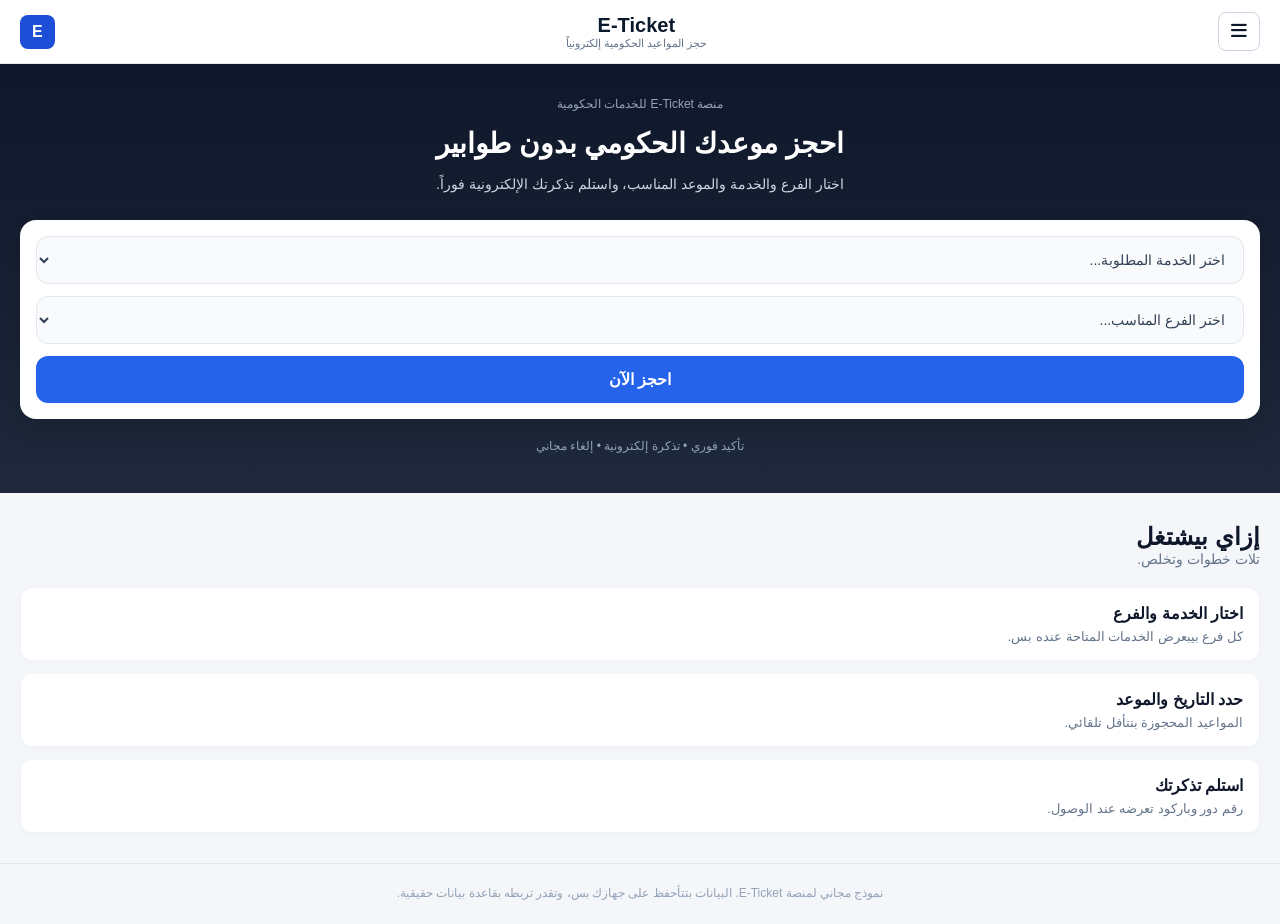
<file: index.html>
<!DOCTYPE html>
<html lang="ar" dir="rtl">
<head>
    <meta charset="UTF-8">
    <meta name="viewport" content="width=device-width, initial-scale=1.0">
    <title>E-Ticket - حجز المواعيد الحكومية إلكترونياً</title>
    <!-- ربط ملف CSS من فولدر css -->
    <link rel="stylesheet" href="css/style.css">
    <!-- أيقونات Font Awesome -->
    <link rel="stylesheet" href="https://cdnjs.cloudflare.com/ajax/libs/font-awesome/6.0.0/css/all.min.css">
</head>
<body>

    <!-- الهيدر والناف بار -->
    <header class="navbar">
        <div class="nav-container">
            <button class="menu-btn" id="menuBtn">
                <i class="fa-solid fa-bars"></i>
            </button>
            <div class="logo-section">
                <h1 class="logo-title">E-Ticket</h1>
                <span class="logo-subtitle">حجز المواعيد الحكومية إلكترونياً</span>
            </div>
            <div class="brand-icon">
                <div class="icon-box">E</div>
            </div>
        </div>

        <!-- القائمة الجانبية المنسدلة -->
        <nav class="dropdown-menu" id="dropdownMenu">
            <ul>
                <li class="active"><a href="index.html">الرئيسية</a></li>
                <li><a href="services.html">الخدمات</a></li>
                <li><a href="booking.html">احجز موعد</a></li>
                <li><a href="tickets.html">تذاكري</a></li>
                <li><a href="help.html">مساعدة</a></li>
            </ul>
        </nav>
    </header>

    <!-- الهيرو سكشن (قسم الحجز الرئيسي) -->
    <section class="hero-section">
        <div class="hero-content">
            <span class="badge">منصة E-Ticket للخدمات الحكومية</span>
            <h2 class="hero-title">احجز موعدك الحكومي بدون طوابير</h2>
            <p class="hero-description">اختار الفرع والخدمة والموعد المناسب، واستلم تذكرتك الإلكترونية فوراً.</p>

            <!-- كارت اختيار الخدمة والفرع -->
            <div class="booking-card">
                <div class="select-group">
                    <select id="serviceSelect" required>
                        <option value="" disabled selected>اختر الخدمة المطلوبة...</option>
                        <option value="1">تجديد بطاقة الرقم القومي</option>
                        <option value="2">استخراج شهادة ميلاد</option>
                        <option value="3">تجديد رخصة القيادة</option>
                    </select>
                </div>
                <div class="select-group">
                    <select id="branchSelect" required>
                        <option value="" disabled selected>اختر الفرع المناسب...</option>
                        <option value="1">فرع القاهرة الجديدة – القاهرة</option>
                        <option value="2">فرع الجيزة – الجيزة</option>
                        <option value="3">فرع الدقي – الجيزة</option>
                    </select>
                </div>
                <button class="btn-primary" id="bookNowBtn">احجز الآن</button>
            </div>

            <p class="hero-footer-text">تأكيد فوري • تذكرة إلكترونية • إلغاء مجاني</p>
        </div>
    </section>

    <!-- قسم "إزاي بيشتغل" -->
    <section class="how-it-works">
        <div class="section-header">
            <h2>إزاي بيشتغل</h2>
            <p>تلات خطوات وتخلص.</p>
        </div>

        <div class="steps-container">
            <div class="step-card">
                <h3>اختار الخدمة والفرع</h3>
                <p>كل فرع بيبعرض الخدمات المتاحة عنده بس.</p>
            </div>
            <div class="step-card">
                <h3>حدد التاريخ والموعد</h3>
                <p>المواعيد المحجوزة بتتأفل تلقائي.</p>
            </div>
            <div class="step-card">
                <h3>استلم تذكرتك</h3>
                <p>رقم دور وباركود تعرضه عند الوصول.</p>
            </div>
        </div>
    </section>

    <!-- الفوتر -->
    <footer class="footer">
        <p>نموذج مجاني لمنصة E-Ticket. البيانات بتتأحفظ على جهازك بس، وتقدر تربطه بقاعدة بيانات حقيقية.</p>
    </footer>

    <!-- ربط ملف الجافاسكريبت من فولدر js -->
    <script src="js/script.js"></script>
</body>
</html>
</file>
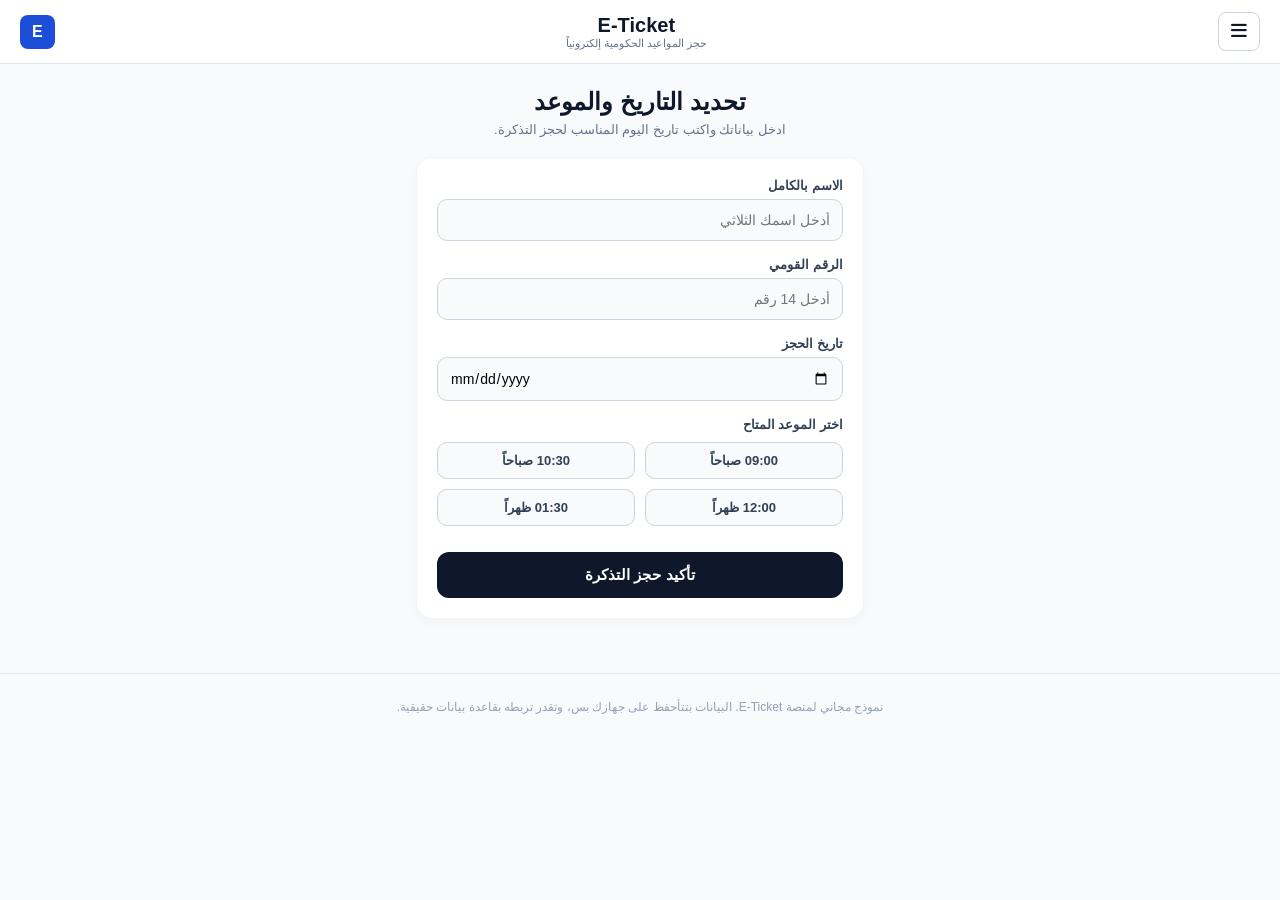
<file: booking.html>
<!DOCTYPE html>
<html lang="ar" dir="rtl">
<head>
    <meta charset="UTF-8">
    <meta name="viewport" content="width=device-width, initial-scale=1.0">
    <title>احجز موعد - E-Ticket</title>
    <link rel="stylesheet" href="css/booking-style.css">
    <!-- أيقونات Font Awesome -->
    <link rel="stylesheet" href="https://cdnjs.cloudflare.com/ajax/libs/font-awesome/6.0.0/css/all.min.css">
</head>
<body>

    <!-- الهيدر والناف بار -->
    <header class="navbar">
        <div class="nav-container">
            <button class="menu-btn" id="menuBtn">
                <i class="fa-solid fa-bars"></i>
            </button>
            <div class="logo-section">
                <h1 class="logo-title">E-Ticket</h1>
                <span class="logo-subtitle">حجز المواعيد الحكومية إلكترونياً</span>
            </div>
            <div class="brand-icon">
                <div class="icon-box">E</div>
            </div>
        </div>

        <!-- القائمة الجانبية المنسدلة -->
<nav class="dropdown-menu" id="dropdownMenu">
    <ul>
        <li><a href="index.html">الرئيسية</a></li>
        <li><a href="services.html">الخدمات</a></li>
        <li class="active"><a href="booking.html">احجز موعد</a></li>
        <li><a href="tickets.html">تذاكري</a></li>
        <li><a href="help.html">مساعدة</a></li>
    </ul>
</nav>
    </header>

    <!-- محتوى صفحة حجز الموعد -->
    <main class="booking-container">
        <div class="page-header">
            <h2 class="page-title">تحديد التاريخ والموعد</h2>
            <p class="page-subtitle">ادخل بياناتك واكتب تاريخ اليوم المناسب لحجز التذكرة.</p>
        </div>

        <form id="bookingForm" class="booking-form-card">
            <!-- تفاصيل الخدمة والفرع -->
            <div class="form-group">
                <label for="fullName">الاسم بالكامل</label>
                <input type="text" id="fullName" placeholder="أدخل اسمك الثلاثي" required>
            </div>

            <div class="form-group">
                <label for="nationalId">الرقم القومي</label>
                <input type="text" id="nationalId" maxlength="14" placeholder="أدخل 14 رقم" required>
            </div>

            <div class="form-group">
                <label for="bookingDate">تاريخ الحجز</label>
                <input type="date" id="bookingDate" required>
            </div>

            <!-- اختيار الوقت -->
            <div class="form-group">
                <label>اختر الموعد المتاح</label>
                <div class="time-slots">
                    <button type="button" class="time-btn" data-time="09:00 AM">09:00 صباحاً</button>
                    <button type="button" class="time-btn" data-time="10:30 AM">10:30 صباحاً</button>
                    <button type="button" class="time-btn" data-time="12:00 PM">12:00 ظهراً</button>
                    <button type="button" class="time-btn" data-time="01:30 PM">01:30 ظهراً</button>
                </div>
            </div>

            <button type="submit" class="submit-btn">تأكيد حجز التذكرة</button>
        </form>
    </main>

    <!-- الفوتر -->
    <footer class="footer">
        <p>نموذج مجاني لمنصة E-Ticket. البيانات بتتأحفظ على جهازك بس، وتقدر تربطه بقاعدة بيانات حقيقية.</p>
    </footer>

    <script src="js/booking-script.js"></script>
</body>
</html>
</file>
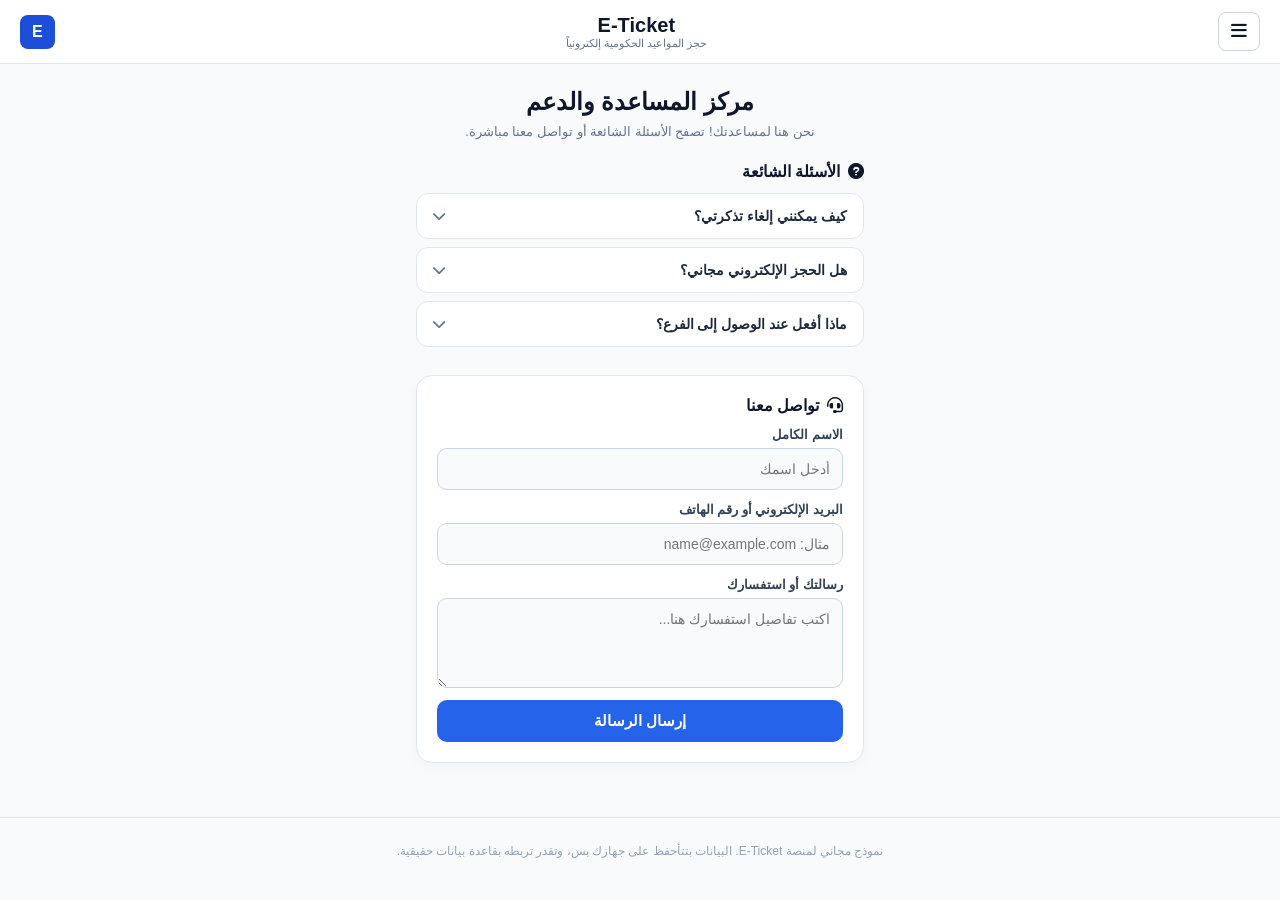
<file: help.html>
<!DOCTYPE html>
<html lang="ar" dir="rtl">
<head>
    <meta charset="UTF-8">
    <meta name="viewport" content="width=device-width, initial-scale=1.0">
    <title>مساعدة - E-Ticket</title>
    <!-- ربط ملف CSS الخاص بالدعم الفني والمساعدة -->
    <link rel="stylesheet" href="css/help-style.css">
    <!-- أيقونات Font Awesome -->
    <link rel="stylesheet" href="https://cdnjs.cloudflare.com/ajax/libs/font-awesome/6.0.0/css/all.min.css">
</head>
<body>

    <!-- الهيدر والناف بار مع الربط الكامل لجميع الصفحات -->
    <header class="navbar">
        <div class="nav-container">
            <button class="menu-btn" id="menuBtn">
                <i class="fa-solid fa-bars"></i>
            </button>
            <div class="logo-section">
                <h1 class="logo-title">E-Ticket</h1>
                <span class="logo-subtitle">حجز المواعيد الحكومية إلكترونياً</span>
            </div>
            <div class="brand-icon">
                <div class="icon-box">E</div>
            </div>
        </div>

        <!-- القائمة الجانبية المنسدلة -->
        <nav class="dropdown-menu" id="dropdownMenu">
            <ul>
                <li><a href="index.html">الرئيسية</a></li>
                <li><a href="services.html">الخدمات</a></li>
                <li><a href="booking.html">احجز موعد</a></li>
                <li><a href="tickets.html">تذاكري</a></li>
                <li class="active"><a href="help.html">مساعدة</a></li>
            </ul>
        </nav>
    </header>

    <!-- محتوى صفحة مساعدة -->
    <main class="help-container">
        <div class="page-header">
            <h2 class="page-title">مركز المساعدة والدعم</h2>
            <p class="page-subtitle">نحن هنا لمساعدتك! تصفح الأسئلة الشائعة أو تواصل معنا مباشرة.</p>
        </div>

        <!-- قسم الأسئلة الشائعة -->
        <section class="faq-section">
            <h3 class="section-title"><i class="fa-solid fa-circle-question"></i> الأسئلة الشائعة</h3>
            
            <div class="faq-item">
                <button class="faq-question">
                    <span>كيف يمكنني إلغاء تذكرتي؟</span>
                    <i class="fa-solid fa-chevron-down icon-arrow"></i>
                </button>
                <div class="faq-answer">
                    <p>يمكنك الانتقال إلى صفحة "تذاكري" من القائمة الرئيسية ثم الضغط على زر "إلغاء التذكرة" الموجود أسفل التذكرة المراد إلغاؤها.</p>
                </div>
            </div>

            <div class="faq-item">
                <button class="faq-question">
                    <span>هل الحجز الإلكتروني مجاني؟</span>
                    <i class="fa-solid fa-chevron-down icon-arrow"></i>
                </button>
                <div class="faq-answer">
                    <p>نعم، جميع خدمات حجز المواعيد وحجز التذاكر عبر منصة E-Ticket مجانية تماماً وبدون أي رسوم إضافية.</p>
                </div>
            </div>

            <div class="faq-item">
                <button class="faq-question">
                    <span>ماذا أفعل عند الوصول إلى الفرع؟</span>
                    <i class="fa-solid fa-chevron-down icon-arrow"></i>
                </button>
                <div class="faq-answer">
                    <p>عند وصولك للمقر في الموعد المترتب، قم بإبراز الباركود (QR Code) الموجود بتذكرتك لموظف الاستقبال لربط دورك بالنظام المباشر.</p>
                </div>
            </div>
        </section>

        <!-- فورم التواصل والاستفسار -->
        <section class="contact-card">
            <h3 class="section-title"><i class="fa-solid fa-headset"></i> تواصل معنا</h3>
            <form id="helpForm">
                <div class="form-group">
                    <label for="contactName">الاسم الكامل</label>
                    <input type="text" id="contactName" placeholder="أدخل اسمك" required>
                </div>

                <div class="form-group">
                    <label for="contactEmail">البريد الإلكتروني أو رقم الهاتف</label>
                    <input type="text" id="contactEmail" placeholder="مثال: name@example.com" required>
                </div>

                <div class="form-group">
                    <label for="contactMessage">رسالتك أو استفسارك</label>
                    <textarea id="contactMessage" rows="4" placeholder="اكتب تفاصيل استفسارك هنا..." required></textarea>
                </div>

                <button type="submit" class="btn-send">إرسال الرسالة</button>
            </form>
        </section>
    </main>

    <!-- الفوتر -->
    <footer class="footer">
        <p>نموذج مجاني لمنصة E-Ticket. البيانات بتتأحفظ على جهازك بس، وتقدر تربطه بقاعدة بيانات حقيقية.</p>
    </footer>

    <!-- ربط ملف الجافاسكريبت الخاص بالمساعدة من فولدر js -->
    <script src="js/help-script.js"></script>
</body>
</html>
</file>
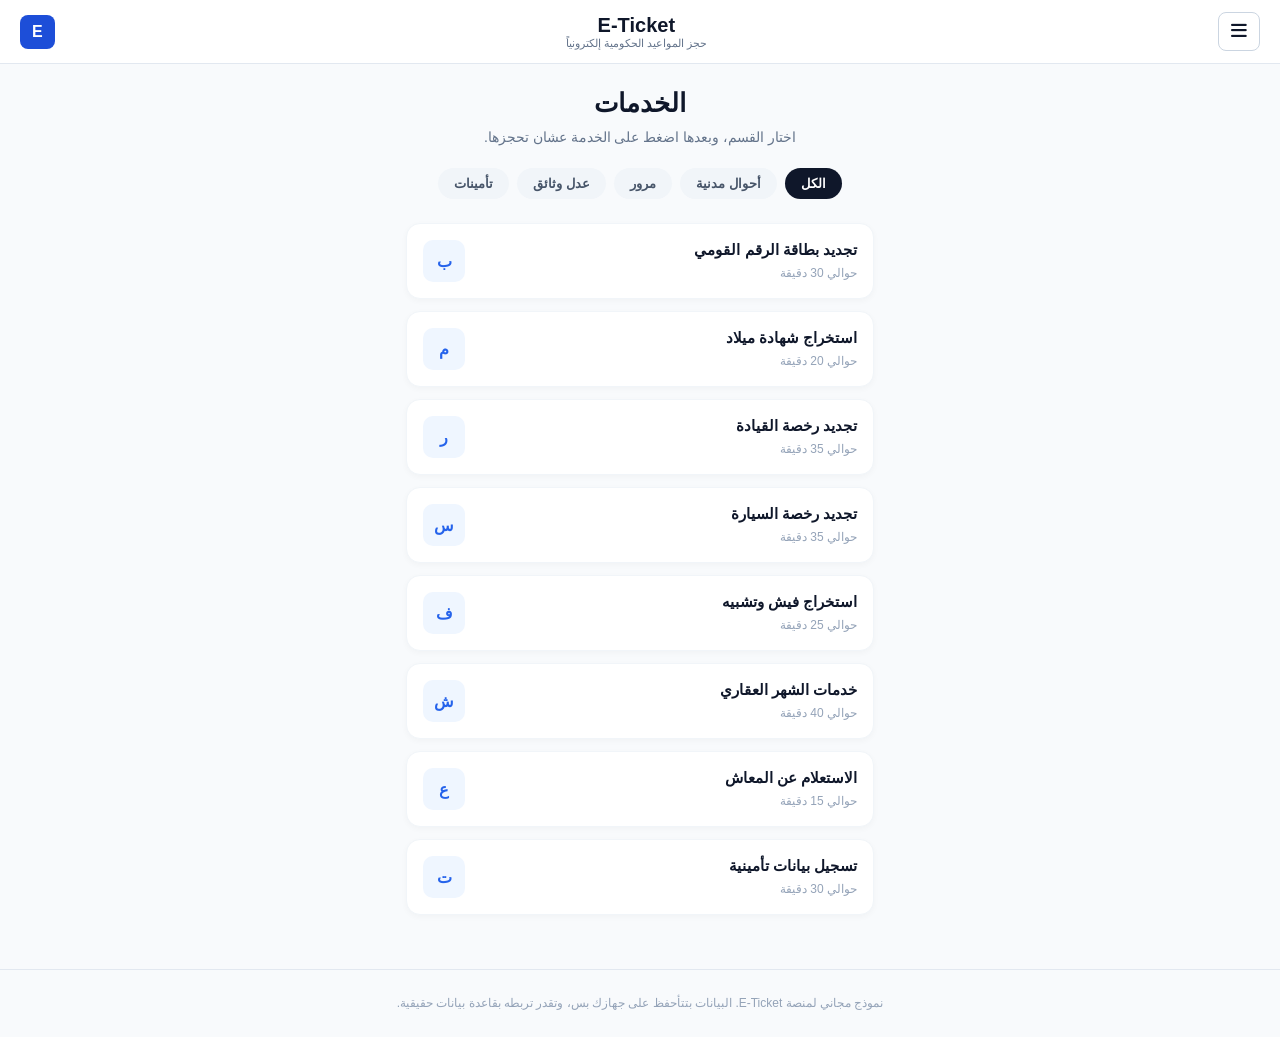
<file: services.html>
<!DOCTYPE html>
<html lang="ar" dir="rtl">
<head>
    <meta charset="UTF-8">
    <meta name="viewport" content="width=device-width, initial-scale=1.0">
    <title>الخدمات - E-Ticket</title>
    <!-- ربط ملف CSS الخاص بالخدمات من فولدر css -->
    <link rel="stylesheet" href="css/services-style.css">
    <!-- أيقونات Font Awesome -->
    <link rel="stylesheet" href="https://cdnjs.cloudflare.com/ajax/libs/font-awesome/6.0.0/css/all.min.css">
</head>
<body>

    <!-- الهيدر والناف بار -->
    <header class="navbar">
        <div class="nav-container">
            <button class="menu-btn" id="menuBtn">
                <i class="fa-solid fa-bars"></i>
            </button>
            <div class="logo-section">
                <h1 class="logo-title">E-Ticket</h1>
                <span class="logo-subtitle">حجز المواعيد الحكومية إلكترونياً</span>
            </div>
            <div class="brand-icon">
                <div class="icon-box">E</div>
            </div>
        </div>

        <!-- القائمة الجانبية المنسدلة -->
<nav class="dropdown-menu" id="dropdownMenu">
    <ul>
        <li><a href="index.html">الرئيسية</a></li>
        <li class="active"><a href="services.html">الخدمات</a></li>
        <li><a href="booking.html">احجز موعد</a></li>
        <li><a href="tickets.html">تذاكري</a></li>
        <li><a href="help.html">مساعدة</a></li>
    </ul>
</nav>
    </header>

    <!-- محتوى صفحة الخدمات -->
    <main class="services-container">
        <div class="page-header">
            <h2 class="page-title">الخدمات</h2>
            <p class="page-subtitle">اختار القسم، وبعدها اضغط على الخدمة عشان تحجزها.</p>
        </div>

        <!-- أزرار التصفية (Filter Tabs) -->
        <div class="filter-tabs">
            <button class="tab-btn active" data-category="all">الكل</button>
            <button class="tab-btn" data-category="civil">أحوال مدنية</button>
            <button class="tab-btn" data-category="traffic">مرور</button>
            <button class="tab-btn" data-category="justice">عدل وثائق</button>
            <button class="tab-btn" data-category="insurance">تأمينات</button>
        </div>

        <!-- قائمة كروت الخدمات -->
        <div class="services-list" id="servicesList">

            <div class="service-card" data-category="civil">
                <div class="service-info">
                    <h3>تجديد بطاقة الرقم القومي</h3>
                    <span class="service-time">حوالي 30 دقيقة</span>
                </div>
                <div class="service-icon icon-b">ب</div>
            </div>

            <div class="service-card" data-category="civil">
                <div class="service-info">
                    <h3>استخراج شهادة ميلاد</h3>
                    <span class="service-time">حوالي 20 دقيقة</span>
                </div>
                <div class="service-icon icon-m">م</div>
            </div>

            <div class="service-card" data-category="traffic">
                <div class="service-info">
                    <h3>تجديد رخصة القيادة</h3>
                    <span class="service-time">حوالي 35 دقيقة</span>
                </div>
                <div class="service-icon icon-r">ر</div>
            </div>

            <div class="service-card" data-category="traffic">
                <div class="service-info">
                    <h3>تجديد رخصة السيارة</h3>
                    <span class="service-time">حوالي 35 دقيقة</span>
                </div>
                <div class="service-icon icon-s">س</div>
            </div>

            <div class="service-card" data-category="justice">
                <div class="service-info">
                    <h3>استخراج فيش وتشبيه</h3>
                    <span class="service-time">حوالي 25 دقيقة</span>
                </div>
                <div class="service-icon icon-f">ف</div>
            </div>

            <div class="service-card" data-category="justice">
                <div class="service-info">
                    <h3>خدمات الشهر العقاري</h3>
                    <span class="service-time">حوالي 40 دقيقة</span>
                </div>
                <div class="service-icon icon-sh">ش</div>
            </div>

            <div class="service-card" data-category="insurance">
                <div class="service-info">
                    <h3>الاستعلام عن المعاش</h3>
                    <span class="service-time">حوالي 15 دقيقة</span>
                </div>
                <div class="service-icon icon-a">ع</div>
            </div>

            <div class="service-card" data-category="insurance">
                <div class="service-info">
                    <h3>تسجيل بيانات تأمينية</h3>
                    <span class="service-time">حوالي 30 دقيقة</span>
                </div>
                <div class="service-icon icon-t">ت</div>
            </div>

        </div>
    </main>

    <!-- الفوتر -->
    <footer class="footer">
        <p>نموذج مجاني لمنصة E-Ticket. البيانات بتتأحفظ على جهازك بس، وتقدر تربطه بقاعدة بيانات حقيقية.</p>
    </footer>

    <!-- ربط ملف الجافاسكريبت الخاص بالخدمات من فولدر js -->
    <script src="js/services-script.js"></script>
</body>
</html>
</file>
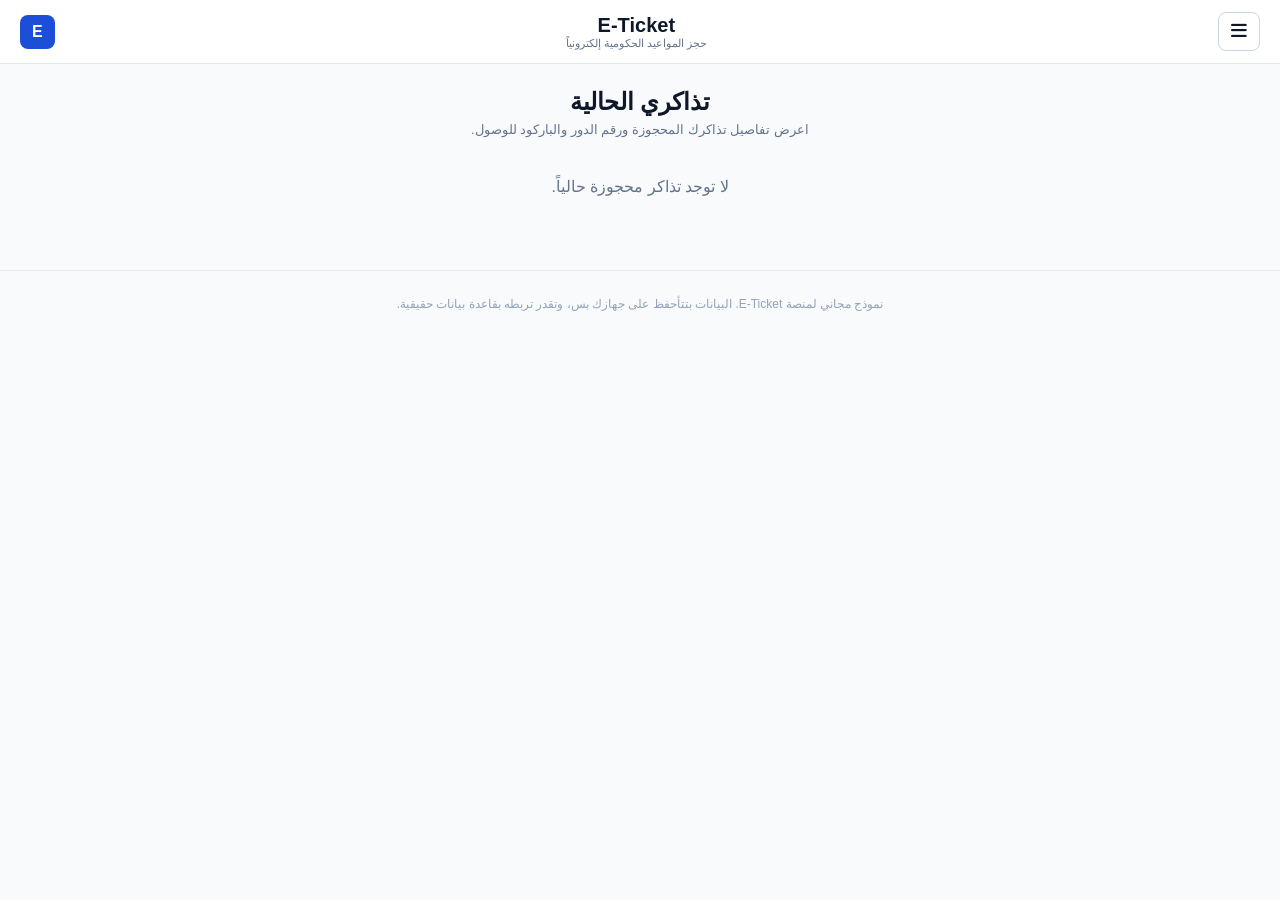
<file: tickets.html>
<!DOCTYPE html>
<html lang="ar" dir="rtl">
<head>
    <meta charset="UTF-8">
    <meta name="viewport" content="width=device-width, initial-scale=1.0">
    <title>تذاكري - E-Ticket</title>
    <!-- ربط ملف CSS من فولدر css -->
    <link rel="stylesheet" href="css/tickets-style.css">
    <!-- أيقونات Font Awesome -->
    <link rel="stylesheet" href="https://cdnjs.cloudflare.com/ajax/libs/font-awesome/6.0.0/css/all.min.css">
</head>
<body>

    <!-- الهيدر والناف بار -->
    <header class="navbar">
        <div class="nav-container">
            <button class="menu-btn" id="menuBtn">
                <i class="fa-solid fa-bars"></i>
            </button>
            <div class="logo-section">
                <h1 class="logo-title">E-Ticket</h1>
                <span class="logo-subtitle">حجز المواعيد الحكومية إلكترونياً</span>
            </div>
            <div class="brand-icon">
                <div class="icon-box">E</div>
            </div>
        </div>

        <!-- القائمة الجانبية المنسدلة -->
<nav class="dropdown-menu" id="dropdownMenu">
    <ul>
        <li><a href="index.html">الرئيسية</a></li>
        <li><a href="services.html">الخدمات</a></li>
        <li><a href="booking.html">احجز موعد</a></li>
        <li class="active"><a href="tickets.html">تذاكري</a></li>
        <li><a href="help.html">مساعدة</a></li>
    </ul>
</nav>
    </header>

    <!-- محتوى صفحة تذاكري -->
    <main class="tickets-container">
        <div class="page-header">
            <h2 class="page-title">تذاكري الحالية</h2>
            <p class="page-subtitle">اعرض تفاصيل تذاكرك المحجوزة ورقم الدور والباركود للوصول.</p>
        </div>

        <!-- قائمة التذاكر -->
        <div class="tickets-list">
            
            <!-- كارت تذكرة نشطة -->
            <div class="ticket-card">
                <div class="ticket-header">
                    <span class="ticket-status active-status">مؤكدة</span>
                    <span class="ticket-id">تذكرة #A-102</span>
                </div>

                <div class="ticket-body">
                    <h3 class="service-name">تجديد بطاقة الرقم القومي</h3>
                    <p class="branch-name"><i class="fa-solid fa-location-dot"></i> فرع القاهرة الجديدة – القاهرة</p>
                    
                    <div class="ticket-details">
                        <div>
                            <span class="label">التاريخ</span>
                            <strong class="value">25 أكتوبر 2026</strong>
                        </div>
                        <div>
                            <span class="label">الموعد</span>
                            <strong class="value">10:30 صباحاً</strong>
                        </div>
                    </div>

                    <!-- الباركود الصوري التوضيحي -->
                    <div class="qr-box">
                        <i class="fa-solid fa-qrcode qr-icon"></i>
                        <p>امسح الكود عند شباك الاستقبال</p>
                    </div>
                </div>

                <div class="ticket-actions">
                    <button class="btn-cancel" onclick="cancelTicket(this)">إلغاء التذكرة</button>
                    <button class="btn-print" onclick="window.print()">طباعة</button>
                </div>
            </div>

        </div>
    </main>

    <!-- الفوتر -->
    <footer class="footer">
        <p>نموذج مجاني لمنصة E-Ticket. البيانات بتتأحفظ على جهازك بس، وتقدر تربطه بقاعدة بيانات حقيقية.</p>
    </footer>

    <!-- ربط ملف الجافاسكريبت من فولدر js -->
    <script src="js/tickets-script.js"></script>
</body>
</html>
</file>
<file: css/style.css>
/* إعدادات الخطوط والألوان الأساسية */
* {
    box-sizing: border-box;
    margin: 0;
    padding: 0;
    font-family: 'Segoe UI', Tahoma, Geneva, Verdana, sans-serif;
}

body {
    background-color: #f4f6f9;
    color: #1a202c;
    direction: rtl;
}

/* الناف بار */
.navbar {
    background-color: #ffffff;
    border-bottom: 1px solid #e2e8f0;
    position: relative;
}

.nav-container {
    display: flex;
    align-items: center;
    justify-content: space-between;
    padding: 12px 20px;
}

.menu-btn {
    background: none;
    border: 1px solid #cbd5e1;
    padding: 8px 12px;
    border-radius: 8px;
    font-size: 18px;
    cursor: pointer;
    color: #0f172a;
}

.logo-section {
    text-align: center;
}

.logo-title {
    font-size: 20px;
    color: #0b192c;
    font-weight: bold;
}

.logo-subtitle {
    font-size: 11px;
    color: #64748b;
    display: block;
}

.brand-icon .icon-box {
    background-color: #1d4ed8;
    color: white;
    font-weight: bold;
    padding: 8px 12px;
    border-radius: 8px;
}

/* القائمة المنسدلة */
.dropdown-menu {
    display: none;
    background-color: #ffffff;
    border-top: 1px solid #f1f5f9;
    padding: 10px 0;
}

.dropdown-menu.show {
    display: block;
}

.dropdown-menu ul {
    list-style: none;
}

.dropdown-menu li a {
    display: block;
    padding: 12px 20px;
    text-decoration: none;
    color: #334155;
    font-weight: bold;
    font-size: 15px;
}

.dropdown-menu li.active a {
    background-color: #f1f5f9;
    color: #0f172a;
}

/* الهيرو سكشن */
.hero-section {
    background: linear-gradient(180deg, #0f172a 0%, #1e293b 100%);
    color: white;
    padding: 30px 20px 40px;
    text-align: center;
}

.badge {
    font-size: 12px;
    color: #94a3b8;
    margin-bottom: 15px;
    display: inline-block;
}

.hero-title {
    font-size: 28px;
    font-weight: 800;
    line-height: 1.3;
    margin-bottom: 12px;
}

.hero-description {
    font-size: 14px;
    color: #cbd5e1;
    margin-bottom: 25px;
    line-height: 1.5;
}

/* كارت الحجز */
.booking-card {
    background-color: #ffffff;
    padding: 16px;
    border-radius: 16px;
    box-shadow: 0 10px 25px rgba(0, 0, 0, 0.1);
    display: flex;
    flex-direction: column;
    gap: 12px;
}

.select-group select {
    width: 100%;
    padding: 14px;
    border-radius: 12px;
    border: 1px solid #e2e8f0;
    background-color: #f8fafc;
    font-size: 14px;
    color: #334155;
    outline: none;
}

.btn-primary {
    background-color: #2563eb;
    color: white;
    border: none;
    padding: 14px;
    border-radius: 12px;
    font-size: 16px;
    font-weight: bold;
    cursor: pointer;
    transition: 0.3s;
}

.btn-primary:hover {
    background-color: #1d4ed8;
}

.hero-footer-text {
    font-size: 12px;
    color: #94a3b8;
    margin-top: 20px;
}

/* قسم إزاي بيشتغل */
.how-it-works {
    padding: 30px 20px;
}

.section-header h2 {
    font-size: 24px;
    color: #0f172a;
}

.section-header p {
    font-size: 14px;
    color: #64748b;
    margin-bottom: 20px;
}

.steps-container {
    display: flex;
    flex-direction: column;
    gap: 12px;
}

.step-card {
    background-color: #ffffff;
    padding: 16px;
    border-radius: 12px;
    box-shadow: 0 2px 4px rgba(0,0,0,0.02);
    border: 1px solid #f1f5f9;
}

.step-card h3 {
    font-size: 16px;
    color: #0f172a;
    margin-bottom: 6px;
}

.step-card p {
    font-size: 13px;
    color: #64748b;
}

/* الفوتر */
.footer {
    padding: 20px;
    text-align: center;
    font-size: 12px;
    color: #94a3b8;
    line-height: 1.6;
    border-top: 1px solid #e2e8f0;
}
</file>
<file: css/booking-style.css>
* {
    box-sizing: border-box;
    margin: 0;
    padding: 0;
    font-family: 'Segoe UI', Tahoma, Geneva, Verdana, sans-serif;
}

body {
    background-color: #f8fafc;
    color: #1e293b;
    direction: rtl;
}

/* الناف بار */
.navbar {
    background-color: #ffffff;
    border-bottom: 1px solid #e2e8f0;
    position: relative;
}

.nav-container {
    display: flex;
    align-items: center;
    justify-content: space-between;
    padding: 12px 20px;
}

.menu-btn {
    background: none;
    border: 1px solid #cbd5e1;
    padding: 8px 12px;
    border-radius: 8px;
    font-size: 18px;
    cursor: pointer;
    color: #0f172a;
}

.logo-section {
    text-align: center;
}

.logo-title {
    font-size: 20px;
    color: #0f172a;
    font-weight: bold;
}

.logo-subtitle {
    font-size: 11px;
    color: #64748b;
    display: block;
}

.brand-icon .icon-box {
    background-color: #1d4ed8;
    color: white;
    font-weight: bold;
    padding: 8px 12px;
    border-radius: 8px;
}

.dropdown-menu {
    display: none;
    background-color: #ffffff;
    border-top: 1px solid #f1f5f9;
    padding: 10px 0;
}

.dropdown-menu.show {
    display: block;
}

.dropdown-menu ul {
    list-style: none;
}

.dropdown-menu li a {
    display: block;
    padding: 12px 20px;
    text-decoration: none;
    color: #334155;
    font-weight: bold;
    font-size: 15px;
}

.dropdown-menu li.active a {
    background-color: #f1f5f9;
    color: #0f172a;
}

/* محتوى الحجز */
.booking-container {
    padding: 24px 16px;
    max-width: 480px;
    margin: 0 auto;
}

.page-header {
    text-align: center;
    margin-bottom: 20px;
}

.page-title {
    font-size: 24px;
    color: #0f172a;
    font-weight: 800;
    margin-bottom: 6px;
}

.page-subtitle {
    font-size: 13px;
    color: #64748b;
}

/* فورم الحجز */
.booking-form-card {
    background-color: #ffffff;
    padding: 20px;
    border-radius: 16px;
    border: 1px solid #f1f5f9;
    box-shadow: 0 4px 12px rgba(0, 0, 0, 0.03);
    display: flex;
    flex-direction: column;
    gap: 16px;
}

.form-group {
    display: flex;
    flex-direction: column;
    gap: 6px;
}

.form-group label {
    font-size: 13px;
    font-weight: 700;
    color: #334155;
}

.form-group input {
    padding: 12px;
    border-radius: 10px;
    border: 1px solid #cbd5e1;
    background-color: #f8fafc;
    font-size: 14px;
    outline: none;
}

.form-group input:focus {
    border-color: #2563eb;
    background-color: #ffffff;
}

/* أزرار اختيار الوقت */
.time-slots {
    display: grid;
    grid-template-columns: repeat(2, 1fr);
    gap: 10px;
    margin-top: 4px;
}

.time-btn {
    padding: 10px;
    border-radius: 10px;
    border: 1px solid #cbd5e1;
    background-color: #f8fafc;
    color: #334155;
    font-size: 13px;
    font-weight: 600;
    cursor: pointer;
    transition: all 0.2s ease;
}

.time-btn.selected {
    background-color: #2563eb;
    color: #ffffff;
    border-color: #2563eb;
}

.submit-btn {
    margin-top: 10px;
    background-color: #0f172a;
    color: #ffffff;
    border: none;
    padding: 14px;
    border-radius: 12px;
    font-size: 15px;
    font-weight: bold;
    cursor: pointer;
    transition: background-color 0.2s ease;
}

.submit-btn:hover {
    background-color: #1e293b;
}

/* الفوتر */
.footer {
    padding: 24px 16px;
    text-align: center;
    font-size: 12px;
    color: #94a3b8;
    line-height: 1.6;
    border-top: 1px solid #e2e8f0;
    margin-top: 30px;
}
</file>
<file: css/help-style.css>
* {
    box-sizing: border-box;
    margin: 0;
    padding: 0;
    font-family: 'Segoe UI', Tahoma, Geneva, Verdana, sans-serif;
}

body {
    background-color: #f8fafc;
    color: #1e293b;
    direction: rtl;
}

/* الناف بار */
.navbar {
    background-color: #ffffff;
    border-bottom: 1px solid #e2e8f0;
    position: relative;
}

.nav-container {
    display: flex;
    align-items: center;
    justify-content: space-between;
    padding: 12px 20px;
}

.menu-btn {
    background: none;
    border: 1px solid #cbd5e1;
    padding: 8px 12px;
    border-radius: 8px;
    font-size: 18px;
    cursor: pointer;
    color: #0f172a;
}

.logo-section {
    text-align: center;
}

.logo-title {
    font-size: 20px;
    color: #0f172a;
    font-weight: bold;
}

.logo-subtitle {
    font-size: 11px;
    color: #64748b;
    display: block;
}

.brand-icon .icon-box {
    background-color: #1d4ed8;
    color: white;
    font-weight: bold;
    padding: 8px 12px;
    border-radius: 8px;
}

.dropdown-menu {
    display: none;
    background-color: #ffffff;
    border-top: 1px solid #f1f5f9;
    padding: 10px 0;
}

.dropdown-menu.show {
    display: block;
}

.dropdown-menu ul {
    list-style: none;
}

.dropdown-menu li a {
    display: block;
    padding: 12px 20px;
    text-decoration: none;
    color: #334155;
    font-weight: bold;
    font-size: 15px;
}

.dropdown-menu li.active a {
    background-color: #f1f5f9;
    color: #0f172a;
}

/* محتوى المساعدة */
.help-container {
    padding: 24px 16px;
    max-width: 480px;
    margin: 0 auto;
}

.page-header {
    text-align: center;
    margin-bottom: 20px;
}

.page-title {
    font-size: 24px;
    color: #0f172a;
    font-weight: 800;
    margin-bottom: 6px;
}

.page-subtitle {
    font-size: 13px;
    color: #64748b;
    line-height: 1.5;
}

.section-title {
    font-size: 16px;
    color: #0f172a;
    margin-bottom: 12px;
    display: flex;
    align-items: center;
    gap: 8px;
}

/* قسم الأسئلة الشائعة Accordion */
.faq-section {
    margin-bottom: 28px;
}

.faq-item {
    background-color: #ffffff;
    border: 1px solid #e2e8f0;
    border-radius: 12px;
    margin-bottom: 8px;
    overflow: hidden;
}

.faq-question {
    width: 100%;
    padding: 14px 16px;
    background: none;
    border: none;
    display: flex;
    justify-content: space-between;
    align-items: center;
    font-size: 14px;
    font-weight: 700;
    color: #1e293b;
    cursor: pointer;
    text-align: right;
}

.icon-arrow {
    transition: transform 0.3s ease;
    color: #64748b;
}

.faq-item.open .icon-arrow {
    transform: rotate(180deg);
}

.faq-answer {
    display: none;
    padding: 0 16px 14px;
    font-size: 13px;
    color: #64748b;
    line-height: 1.6;
    border-top: 1px solid #f1f5f9;
}

.faq-item.open .faq-answer {
    display: block;
}

/* كارت التواصل */
.contact-card {
    background-color: #ffffff;
    padding: 20px;
    border-radius: 16px;
    border: 1px solid #e2e8f0;
    box-shadow: 0 4px 12px rgba(0, 0, 0, 0.03);
}

.form-group {
    display: flex;
    flex-direction: column;
    gap: 6px;
    margin-bottom: 12px;
}

.form-group label {
    font-size: 13px;
    font-weight: 700;
    color: #334155;
}

.form-group input,
.form-group textarea {
    padding: 12px;
    border-radius: 10px;
    border: 1px solid #cbd5e1;
    background-color: #f8fafc;
    font-size: 14px;
    outline: none;
    font-family: inherit;
}

.form-group input:focus,
.form-group textarea:focus {
    border-color: #2563eb;
    background-color: #ffffff;
}

.btn-send {
    width: 100%;
    background-color: #2563eb;
    color: #ffffff;
    border: none;
    padding: 12px;
    border-radius: 10px;
    font-size: 15px;
    font-weight: bold;
    cursor: pointer;
    transition: background-color 0.2s ease;
}

.btn-send:hover {
    background-color: #1d4ed8;
}

/* الفوتر */
.footer {
    padding: 24px 16px;
    text-align: center;
    font-size: 12px;
    color: #94a3b8;
    line-height: 1.6;
    border-top: 1px solid #e2e8f0;
    margin-top: 30px;
}
</file>
<file: css/services-style.css>
* {
    box-sizing: border-box;
    margin: 0;
    padding: 0;
    font-family: 'Segoe UI', Tahoma, Geneva, Verdana, sans-serif;
}

body {
    background-color: #f8fafc;
    color: #1e293b;
    direction: rtl;
}

/* الناف بار */
.navbar {
    background-color: #ffffff;
    border-bottom: 1px solid #e2e8f0;
    position: relative;
}

.nav-container {
    display: flex;
    align-items: center;
    justify-content: space-between;
    padding: 12px 20px;
}

.menu-btn {
    background: none;
    border: 1px solid #cbd5e1;
    padding: 8px 12px;
    border-radius: 8px;
    font-size: 18px;
    cursor: pointer;
    color: #0f172a;
}

.logo-section {
    text-align: center;
}

.logo-title {
    font-size: 20px;
    color: #0f172a;
    font-weight: bold;
}

.logo-subtitle {
    font-size: 11px;
    color: #64748b;
    display: block;
}

.brand-icon .icon-box {
    background-color: #1d4ed8;
    color: white;
    font-weight: bold;
    padding: 8px 12px;
    border-radius: 8px;
}

.dropdown-menu {
    display: none;
    background-color: #ffffff;
    border-top: 1px solid #f1f5f9;
    padding: 10px 0;
}

.dropdown-menu.show {
    display: block;
}

.dropdown-menu ul {
    list-style: none;
}

.dropdown-menu li a {
    display: block;
    padding: 12px 20px;
    text-decoration: none;
    color: #334155;
    font-weight: bold;
    font-size: 15px;
}

.dropdown-menu li.active a {
    background-color: #f1f5f9;
    color: #0f172a;
}

/* محتوى صفحة الخدمات */
.services-container {
    padding: 24px 16px;
    max-width: 500px;
    margin: 0 auto;
}

.page-header {
    text-align: center;
    margin-bottom: 20px;
}

.page-title {
    font-size: 26px;
    color: #0f172a;
    font-weight: 800;
    margin-bottom: 8px;
}

.page-subtitle {
    font-size: 14px;
    color: #64748b;
    line-height: 1.5;
}

/* أزرار الفلترة */
.filter-tabs {
    display: flex;
    flex-wrap: wrap;
    justify-content: center;
    gap: 8px;
    margin-bottom: 24px;
}

.tab-btn {
    background-color: #f1f5f9;
    color: #475569;
    border: none;
    padding: 8px 16px;
    border-radius: 20px;
    font-size: 13px;
    font-weight: 600;
    cursor: pointer;
    transition: all 0.2s ease;
}

.tab-btn.active {
    background-color: #0f172a;
    color: #ffffff;
}

/* كروت الخدمات */
.services-list {
    display: flex;
    flex-direction: column;
    gap: 12px;
}

.service-card {
    background-color: #ffffff;
    border-radius: 14px;
    padding: 16px;
    display: flex;
    align-items: center;
    justify-content: space-between;
    border: 1px solid #f1f5f9;
    box-shadow: 0 2px 6px rgba(0, 0, 0, 0.03);
    cursor: pointer;
    transition: transform 0.2s ease, box-shadow 0.2s ease;
}

.service-card:active {
    transform: scale(0.98);
}

.service-info h3 {
    font-size: 15px;
    color: #0f172a;
    font-weight: 700;
    margin-bottom: 4px;
}

.service-time {
    font-size: 12px;
    color: #94a3b8;
}

/* الأيقونات الدائرية الملونة للخدمات */
.service-icon {
    width: 42px;
    height: 42px;
    border-radius: 10px;
    display: flex;
    align-items: center;
    justify-content: center;
    font-weight: bold;
    font-size: 16px;
    background-color: #eff6ff;
    color: #2563eb;
}

/* الفوتر */
.footer {
    padding: 24px 16px;
    text-align: center;
    font-size: 12px;
    color: #94a3b8;
    line-height: 1.6;
    border-top: 1px solid #e2e8f0;
    margin-top: 30px;
}
</file>
<file: css/tickets-style.css>
* {
    box-sizing: border-box;
    margin: 0;
    padding: 0;
    font-family: 'Segoe UI', Tahoma, Geneva, Verdana, sans-serif;
}

body {
    background-color: #f8fafc;
    color: #1e293b;
    direction: rtl;
}

/* الناف بار */
.navbar {
    background-color: #ffffff;
    border-bottom: 1px solid #e2e8f0;
    position: relative;
}

.nav-container {
    display: flex;
    align-items: center;
    justify-content: space-between;
    padding: 12px 20px;
}

.menu-btn {
    background: none;
    border: 1px solid #cbd5e1;
    padding: 8px 12px;
    border-radius: 8px;
    font-size: 18px;
    cursor: pointer;
    color: #0f172a;
}

.logo-section {
    text-align: center;
}

.logo-title {
    font-size: 20px;
    color: #0f172a;
    font-weight: bold;
}

.logo-subtitle {
    font-size: 11px;
    color: #64748b;
    display: block;
}

.brand-icon .icon-box {
    background-color: #1d4ed8;
    color: white;
    font-weight: bold;
    padding: 8px 12px;
    border-radius: 8px;
}

.dropdown-menu {
    display: none;
    background-color: #ffffff;
    border-top: 1px solid #f1f5f9;
    padding: 10px 0;
}

.dropdown-menu.show {
    display: block;
}

.dropdown-menu ul {
    list-style: none;
}

.dropdown-menu li a {
    display: block;
    padding: 12px 20px;
    text-decoration: none;
    color: #334155;
    font-weight: bold;
    font-size: 15px;
}

.dropdown-menu li.active a {
    background-color: #f1f5f9;
    color: #0f172a;
}

/* محتوى تذاكري */
.tickets-container {
    padding: 24px 16px;
    max-width: 480px;
    margin: 0 auto;
}

.page-header {
    text-align: center;
    margin-bottom: 20px;
}

.page-title {
    font-size: 24px;
    color: #0f172a;
    font-weight: 800;
    margin-bottom: 6px;
}

.page-subtitle {
    font-size: 13px;
    color: #64748b;
}

/* كارت التذكرة */
.ticket-card {
    background-color: #ffffff;
    border-radius: 16px;
    border: 1px solid #e2e8f0;
    box-shadow: 0 4px 12px rgba(0, 0, 0, 0.04);
    overflow: hidden;
}

.ticket-header {
    background-color: #f8fafc;
    padding: 12px 16px;
    display: flex;
    justify-content: space-between;
    align-items: center;
    border-bottom: 1px dashed #cbd5e1;
}

.ticket-status.active-status {
    background-color: #dcfce7;
    color: #15803d;
    padding: 4px 10px;
    border-radius: 12px;
    font-size: 12px;
    font-weight: bold;
}

.ticket-id {
    font-size: 12px;
    color: #64748b;
    font-weight: 600;
}

.ticket-body {
    padding: 16px;
}

.service-name {
    font-size: 18px;
    color: #0f172a;
    margin-bottom: 6px;
}

.branch-name {
    font-size: 13px;
    color: #64748b;
    margin-bottom: 16px;
}

.ticket-details {
    display: flex;
    justify-content: space-between;
    background-color: #f8fafc;
    padding: 12px;
    border-radius: 10px;
    margin-bottom: 16px;
}

.ticket-details .label {
    display: block;
    font-size: 11px;
    color: #94a3b8;
}

.ticket-details .value {
    font-size: 13px;
    color: #1e293b;
}

.qr-box {
    text-align: center;
    padding: 12px;
    border: 1px solid #f1f5f9;
    border-radius: 10px;
    background-color: #fafafa;
}

.qr-icon {
    font-size: 70px;
    color: #0f172a;
    margin-bottom: 6px;
}

.qr-box p {
    font-size: 11px;
    color: #64748b;
}

.ticket-actions {
    display: flex;
    gap: 10px;
    padding: 12px 16px;
    background-color: #f8fafc;
    border-top: 1px solid #f1f5f9;
}

.btn-cancel {
    flex: 1;
    background-color: #fee2e2;
    color: #dc2626;
    border: none;
    padding: 10px;
    border-radius: 8px;
    font-size: 13px;
    font-weight: bold;
    cursor: pointer;
}

.btn-print {
    flex: 1;
    background-color: #2563eb;
    color: #ffffff;
    border: none;
    padding: 10px;
    border-radius: 8px;
    font-size: 13px;
    font-weight: bold;
    cursor: pointer;
}

/* الفوتر */
.footer {
    padding: 24px 16px;
    text-align: center;
    font-size: 12px;
    color: #94a3b8;
    line-height: 1.6;
    border-top: 1px solid #e2e8f0;
    margin-top: 30px;
}
</file>
